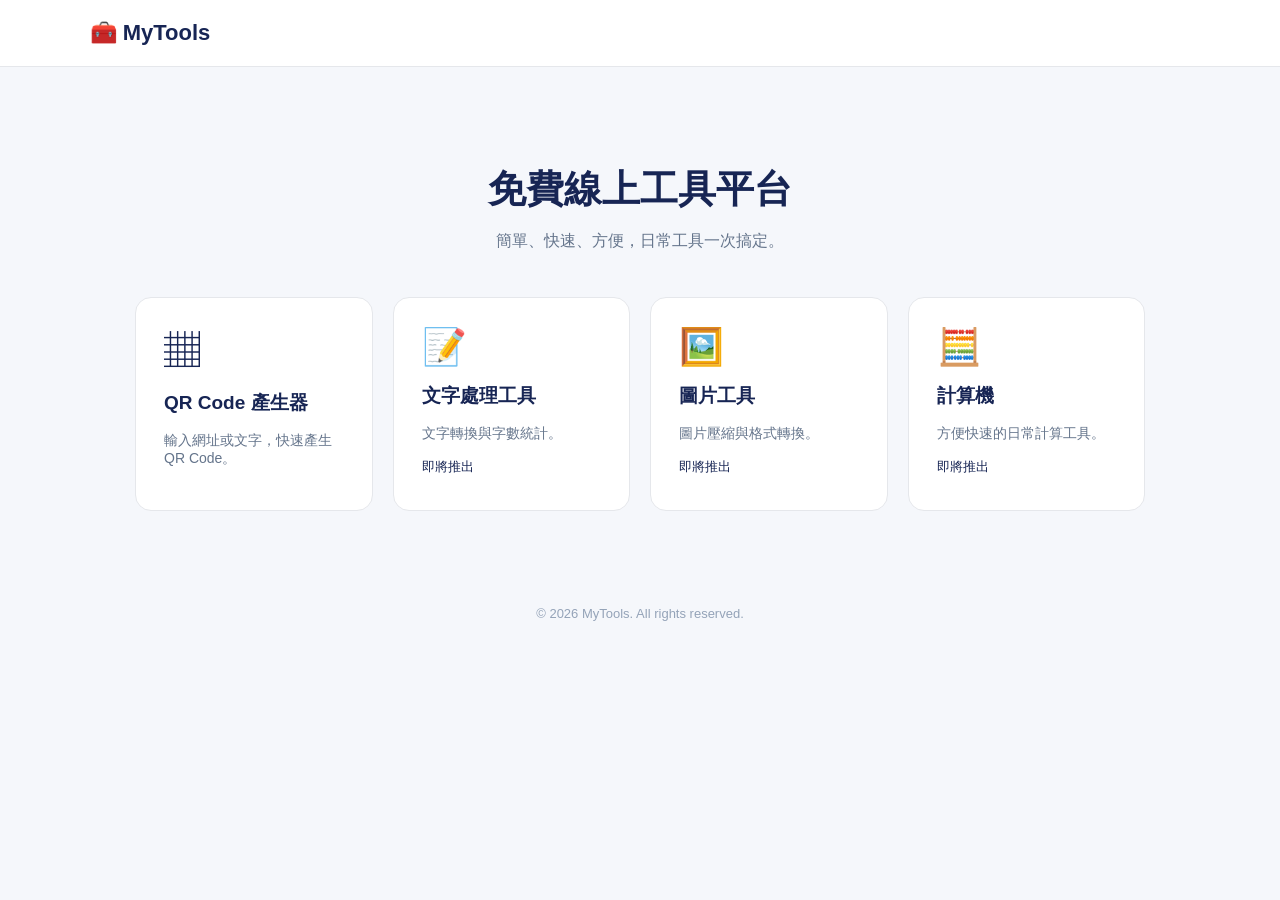
<file: index.html>
<!DOCTYPE html>
<html lang="zh-TW">
<head>
  <meta charset="UTF-8">
  <meta name="viewport" content="width=device-width, initial-scale=1.0">
  <meta name="description" content="免費線上工具平台，提供 QR Code、文字及圖片處理工具。">
  <title>MyTools｜免費線上工具平台</title>
  <style>
    * { box-sizing: border-box; }
    body {
      margin: 0;
      font-family: Arial, "Noto Sans TC", sans-serif;
      background: #f5f7fb;
      color: #172554;
    }
    header {
      background: white;
      padding: 20px 7%;
      border-bottom: 1px solid #e5e7eb;
      font-size: 22px;
      font-weight: bold;
    }
    main {
      max-width: 1050px;
      margin: auto;
      padding: 65px 20px;
    }
    .hero { text-align: center; margin-bottom: 45px; }
    .hero h1 { font-size: 38px; margin-bottom: 12px; }
    .hero p { color: #64748b; }
    .tools {
      display: grid;
      grid-template-columns: repeat(auto-fit, minmax(220px, 1fr));
      gap: 20px;
    }
    .tool {
      background: white;
      padding: 28px;
      border-radius: 16px;
      text-decoration: none;
      color: inherit;
      border: 1px solid #e5e7eb;
      transition: .2s;
    }
    .tool:hover {
      transform: translateY(-4px);
      border-color: #818cf8;
      box-shadow: 0 8px 25px #17255412;
    }
    .tool .icon { font-size: 36px; }
    .tool h2 { font-size: 19px; }
    .tool p { color: #64748b; font-size: 14px; }
    footer {
      text-align: center;
      padding: 30px;
      color: #94a3b8;
      font-size: 13px;
    }
  </style>
</head>
<body>
  <header>🧰 MyTools</header>

  <main>
    <section class="hero">
      <h1>免費線上工具平台</h1>
      <p>簡單、快速、方便，日常工具一次搞定。</p>
    </section>

    <section class="tools">
      <a class="tool" href="/tools/qr-code/">
        <div class="icon">▦</div>
        <h2>QR Code 產生器</h2>
        <p>輸入網址或文字，快速產生 QR Code。</p>
      </a>

      <a class="tool" href="/tools/text/">
        <div class="icon">📝</div>
        <h2>文字處理工具</h2>
        <p>文字轉換與字數統計。</p>
        <small>即將推出</small>
      </a>

      <a class="tool" href="/tools/image/">
        <div class="icon">🖼️</div>
        <h2>圖片工具</h2>
        <p>圖片壓縮與格式轉換。</p>
        <small>即將推出</small>
      </a>

      <a class="tool" href="/tools/calculator/">
        <div class="icon">🧮</div>
        <h2>計算機</h2>
        <p>方便快速的日常計算工具。</p>
        <small>即將推出</small>
      </a>
    </section>
  </main>

  <footer>© 2026 MyTools. All rights reserved.</footer>
</body>
</html>
</file>
